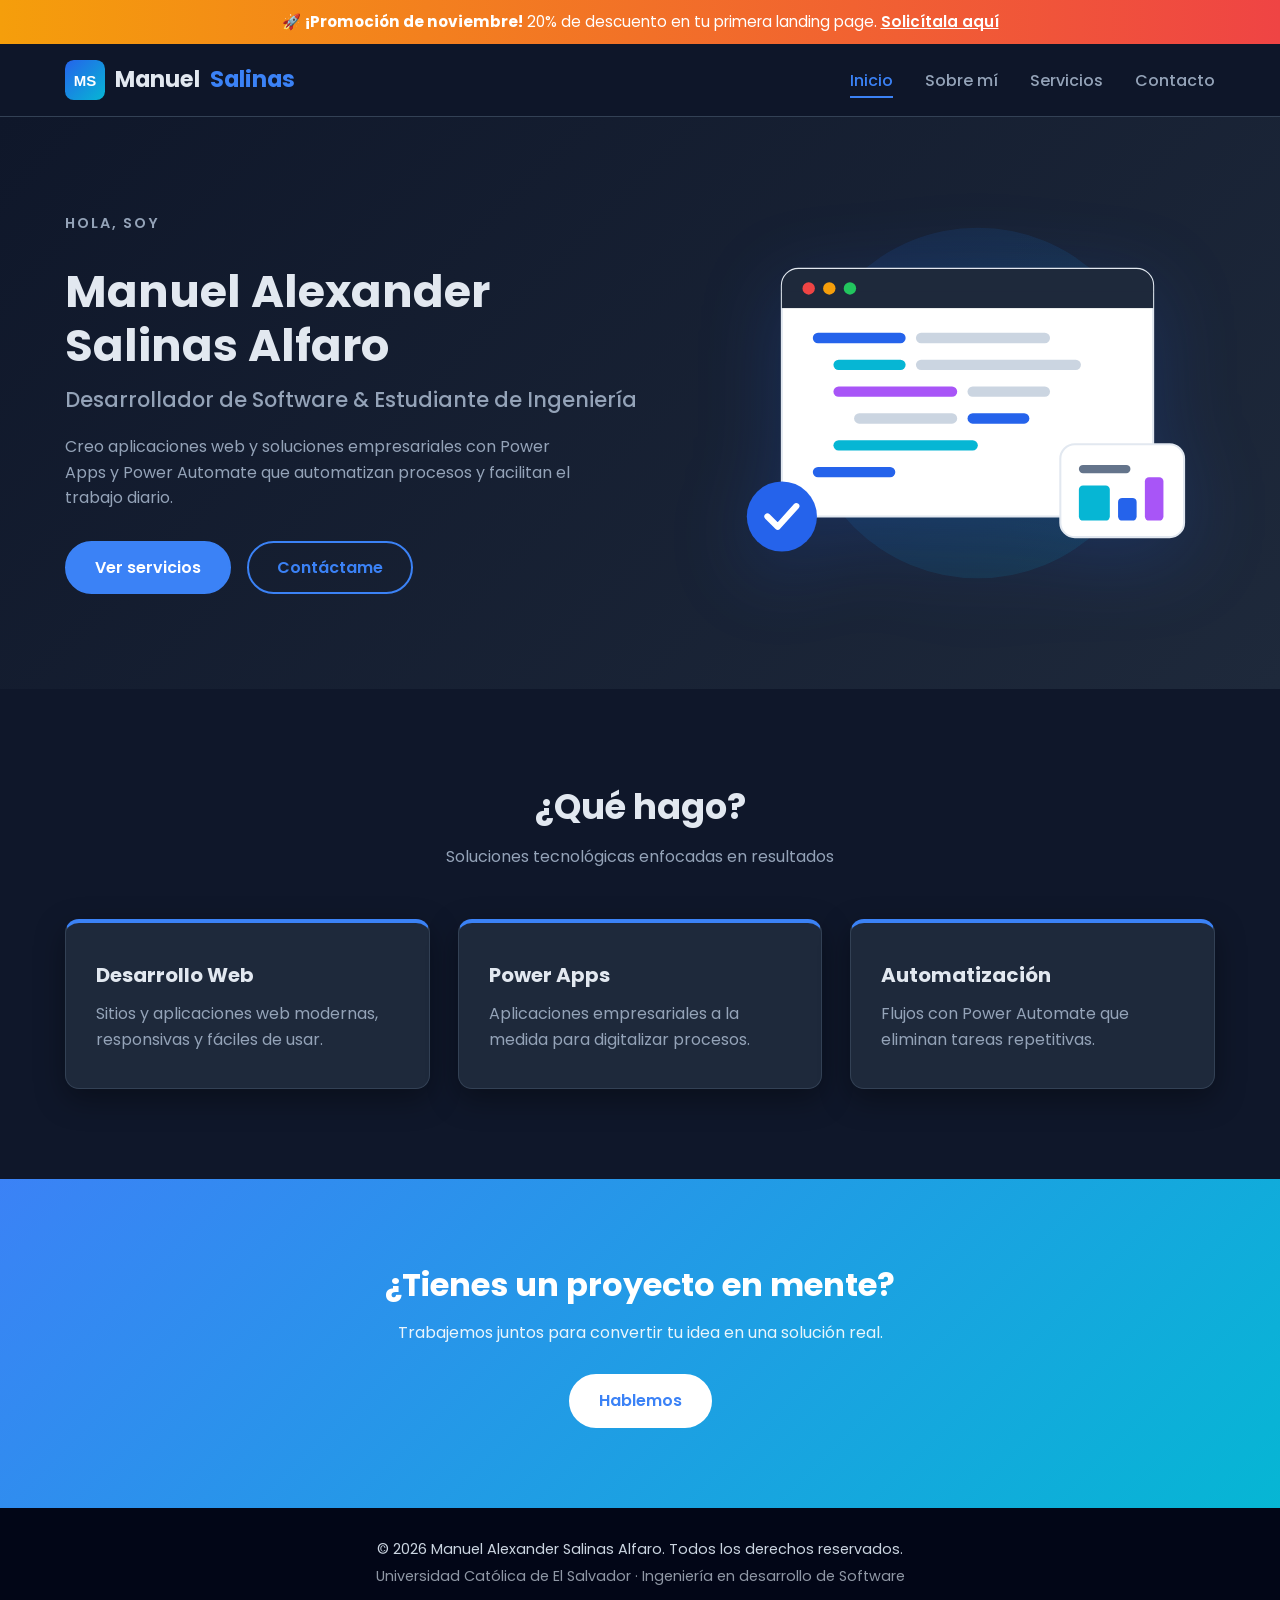
<file: index.html>
<!DOCTYPE html>
<html lang="es">
<head>
    <meta charset="UTF-8">
    <meta name="viewport" content="width=device-width, initial-scale=1.0">
    <meta name="description" content="Portafolio profesional de Manuel Alexander Salinas Alfaro">
    <title>Manuel Salinas | Desarrollador de Software</title>
    <link rel="icon" href="img/logo.svg" type="image/svg+xml">
    <link rel="stylesheet" href="css/styles.css">
</head>
<body>


    <!-- BANNER PROMOCIONAL -->
    <div class="banner-promo">
        <p>🚀 <strong>¡Promoción de noviembre!</strong> 20% de descuento en tu primera landing page. <a href="contacto.html">Solicítala aquí</a></p>
    </div>

    <!-- ENCABEZADO Y NAVEGACIÓN -->
    <header class="header">
        <div class="contenedor header-contenido">
            <a href="index.html" class="logo">
                <img src="img/logo.svg" alt="Logo Manuel Salinas">
                Manuel<span>Salinas</span>
            </a>

            <nav class="nav" id="nav">
                <ul class="nav-lista">
                    <li><a href="index.html" class="activo">Inicio</a></li>
                    <li><a href="nosotros.html">Sobre mí</a></li>
                    <li><a href="servicios.html">Servicios</a></li>
                    <li><a href="contacto.html">Contacto</a></li>
                </ul>
            </nav>
            
            <button class="menu-toggle" id="menu-toggle" aria-label="Abrir menú" aria-expanded="false">☰</button>
        </div>
    </header>

    <!-- CONTENIDO PRINCIPAL -->
    <main>

        <!-- SECCIÓN HERO -->
        <section class="hero" id="inicio">
            <div class="contenedor hero-contenido">
                <div class="hero-texto">
                    <p class="hero-etiqueta">Hola, soy</p>
                    <h1>Manuel Alexander Salinas Alfaro</h1>
                    <h2>Desarrollador de Software &amp; Estudiante de Ingeniería</h2>
                    <p>
                        Creo aplicaciones web y soluciones empresariales con Power Apps y
                        Power Automate que automatizan procesos y facilitan el trabajo diario.
                    </p>
                    <div class="hero-botones">
                        <a href="servicios.html" class="btn btn-primario">Ver servicios</a>
                        <a href="contacto.html" class="btn btn-secundario">Contáctame</a>
                    </div>
                </div>
                <div class="hero-imagen">
                    <img src="img/hero.svg" alt="Ilustración de desarrollo de software">
                </div>
            </div>
        </section>

        <!-- SECCIÓN SERVICIOS DESTACADOS -->
        <section class="seccion" id="servicios">
            <div class="contenedor">
                <h2 class="seccion-titulo">¿Qué hago?</h2>
                <p class="seccion-subtitulo">Soluciones tecnológicas enfocadas en resultados</p>

                <div class="tarjetas">
                    <article class="tarjeta">
                        <h3>Desarrollo Web</h3>
                        <p>Sitios y aplicaciones web modernas, responsivas y fáciles de usar.</p>
                    </article>

                    <article class="tarjeta">
                        <h3>Power Apps</h3>
                        <p>Aplicaciones empresariales a la medida para digitalizar procesos.</p>
                    </article>

                    <article class="tarjeta">
                        <h3>Automatización</h3>
                        <p>Flujos con Power Automate que eliminan tareas repetitivas.</p>
                    </article>
                </div>
            </div>
        </section>

        <!-- SECCIÓN LLAMADO A LA ACCIÓN -->
        <section class="cta">
            <div class="contenedor">
                <h2>¿Tienes un proyecto en mente?</h2>
                <p>Trabajemos juntos para convertir tu idea en una solución real.</p>
                <a href="contacto.html" class="btn btn-primario">Hablemos</a>
            </div>
        </section>

    </main>

    <!-- PIE DE PÁGINA -->
    <footer class="footer">
        <div class="contenedor">
            <p>&copy; 2026 Manuel Alexander Salinas Alfaro. Todos los derechos reservados.</p>
            <p>Universidad Católica de El Salvador · Ingeniería en desarrollo de Software</p>
        </div>
    </footer>
    <script src="js/main.js"></script>
</body>
</html>
</file>
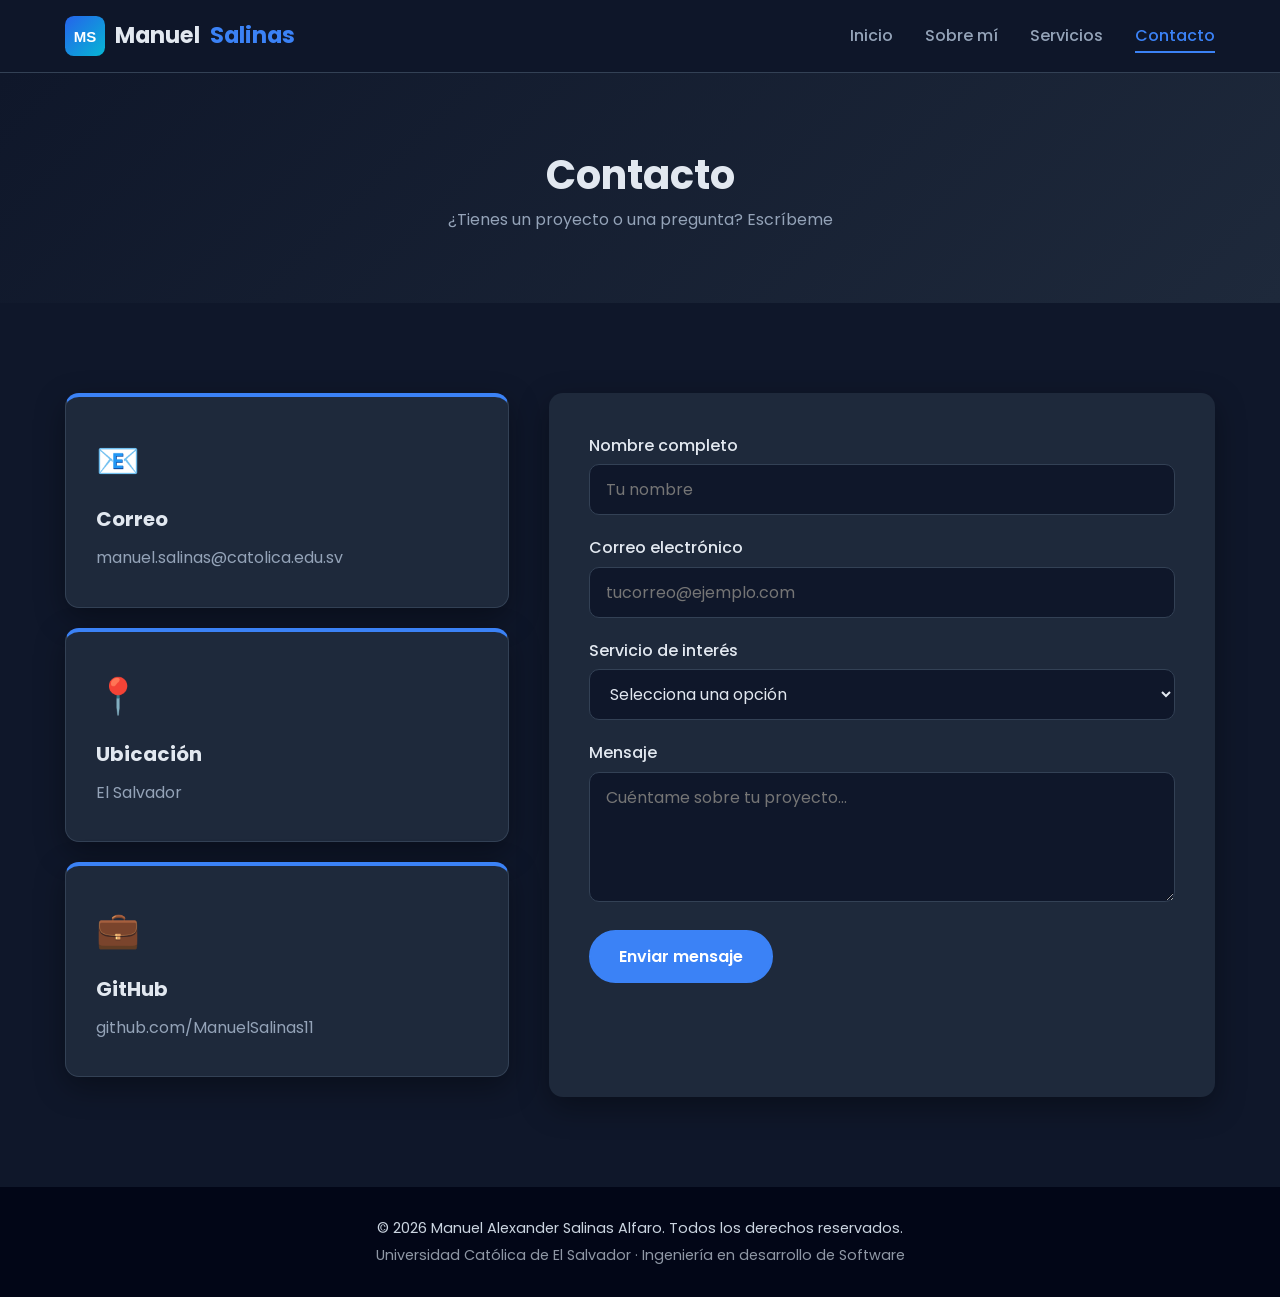
<file: contacto.html>
<!DOCTYPE html>
<html lang="es">
<head>
    <meta charset="UTF-8">
    <meta name="viewport" content="width=device-width, initial-scale=1.0">
    <meta name="description" content="Contacta a Manuel Alexander Salinas Alfaro">
    <title>Contacto | Manuel Salinas</title>
    <link rel="icon" href="img/logo.svg" type="image/svg+xml">
    <link rel="stylesheet" href="css/styles.css">
</head>
<body>

    <!-- ENCABEZADO Y NAVEGACIÓN -->
    <header class="header">
        <div class="contenedor header-contenido">
            <a href="index.html" class="logo">
                <img src="img/logo.svg" alt="Logo Manuel Salinas">
                Manuel<span>Salinas</span>
            </a>

            <nav class="nav" id="nav">
                <ul class="nav-lista">
                    <li><a href="index.html">Inicio</a></li>
                    <li><a href="nosotros.html">Sobre mí</a></li>
                    <li><a href="servicios.html">Servicios</a></li>
                    <li><a href="contacto.html" class="activo">Contacto</a></li>
                </ul>
            </nav>

            <button class="menu-toggle" id="menu-toggle" aria-label="Abrir menú" aria-expanded="false">☰</button>
        </div>
    </header>

    <main>

        <!-- ENCABEZADO DE PÁGINA -->
        <section class="pagina-encabezado">
            <div class="contenedor">
                <h1>Contacto</h1>
                <p>¿Tienes un proyecto o una pregunta? Escríbeme</p>
            </div>
        </section>

        <!-- INFORMACIÓN Y FORMULARIO -->
        <section class="seccion">
            <div class="contenedor contacto-grid">

                <div class="contacto-info">
                    <article class="tarjeta">
                        <div class="tarjeta-icono">📧</div>
                        <h3>Correo</h3>
                        <p>manuel.salinas@catolica.edu.sv</p>
                    </article>

                    <article class="tarjeta">
                        <div class="tarjeta-icono">📍</div>
                        <h3>Ubicación</h3>
                        <p>El Salvador</p>
                    </article>

                    <article class="tarjeta">
                        <div class="tarjeta-icono">💼</div>
                        <h3>GitHub</h3>
                        <p><a href="https://github.com/ManuelSalinas11" target="_blank">github.com/ManuelSalinas11</a></p>
                    </article>
                </div>

                <form class="formulario" id="formulario-contacto">
                    <div class="campo">
                        <label for="nombre">Nombre completo</label>
                        <input type="text" id="nombre" name="nombre" placeholder="Tu nombre" required>
                    </div>

                    <div class="campo">
                        <label for="correo">Correo electrónico</label>
                        <input type="email" id="correo" name="correo" placeholder="tucorreo@ejemplo.com" required>
                    </div>

                    <div class="campo">
                        <label for="servicio">Servicio de interés</label>
                        <select id="servicio" name="servicio" required>
                            <option value="">Selecciona una opción</option>
                            <option value="web">Desarrollo Web</option>
                            <option value="powerapps">Power Apps</option>
                            <option value="automatizacion">Automatización</option>
                            <option value="bd">Bases de Datos</option>
                            <option value="otro">Otro</option>
                        </select>
                    </div>

                    <div class="campo">
                        <label for="mensaje">Mensaje</label>
                        <textarea id="mensaje" name="mensaje" placeholder="Cuéntame sobre tu proyecto..." required></textarea>
                    </div>

                    <button type="submit" class="btn btn-primario">Enviar mensaje</button>
                </form>

            </div>
        </section>

    </main>

    <!-- PIE DE PÁGINA -->
    <footer class="footer">
        <div class="contenedor">
            <p>&copy; 2026 Manuel Alexander Salinas Alfaro. Todos los derechos reservados.</p>
            <p>Universidad Católica de El Salvador · Ingeniería en desarrollo de Software</p>
        </div>
    </footer>

    <script src="js/main.js"></script>
</body>
</html>
</file>
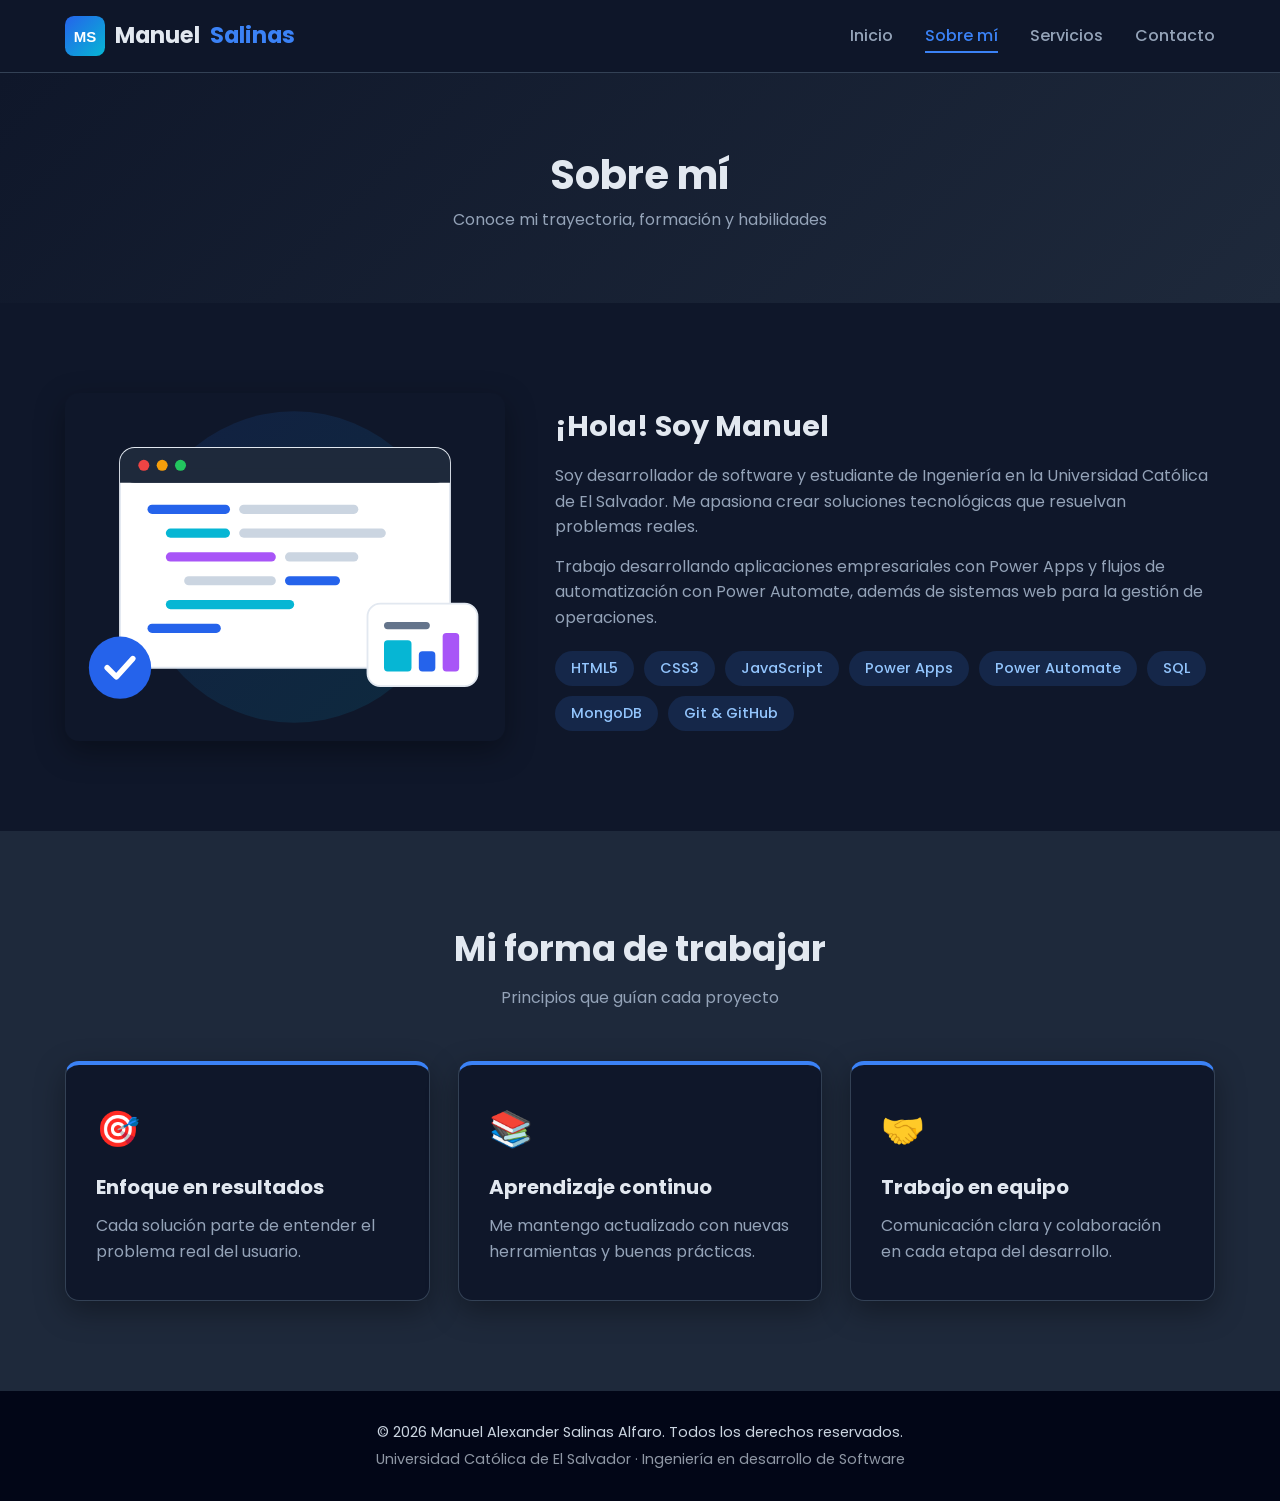
<file: nosotros.html>
<!DOCTYPE html>
<html lang="es">
<head>
    <meta charset="UTF-8">
    <meta name="viewport" content="width=device-width, initial-scale=1.0">
    <meta name="description" content="Conoce a Manuel Alexander Salinas Alfaro">
    <title>Sobre mí | Manuel Salinas</title>
    <link rel="icon" href="img/logo.svg" type="image/svg+xml">
    <link rel="stylesheet" href="css/styles.css">
</head>
<body>

    <!-- ENCABEZADO Y NAVEGACIÓN -->
    <header class="header">
        <div class="contenedor header-contenido">
            <a href="index.html" class="logo">
                <img src="img/logo.svg" alt="Logo Manuel Salinas">
                Manuel<span>Salinas</span>
            </a>

            <nav class="nav" id="nav">
                <ul class="nav-lista">
                    <li><a href="index.html">Inicio</a></li>
                    <li><a href="nosotros.html" class="activo">Sobre mí</a></li>
                    <li><a href="servicios.html">Servicios</a></li>
                    <li><a href="contacto.html">Contacto</a></li>
                </ul>
            </nav>

            <button class="menu-toggle" id="menu-toggle" aria-label="Abrir menú" aria-expanded="false">☰</button>
        </div>
    </header>

    <main>

        <!-- ENCABEZADO DE PÁGINA -->
        <section class="pagina-encabezado">
            <div class="contenedor">
                <h1>Sobre mí</h1>
                <p>Conoce mi trayectoria, formación y habilidades</p>
            </div>
        </section>

        <!-- PRESENTACIÓN -->
        <section class="seccion">
            <div class="contenedor sobre-mi">
                <img src="img/hero.svg" alt="Ilustración de desarrollo de software">

                <div>
                    <h2>¡Hola! Soy Manuel</h2>
                    <p>
                        Soy desarrollador de software y estudiante de Ingeniería en la
                        Universidad Católica de El Salvador. Me apasiona crear soluciones
                        tecnológicas que resuelvan problemas reales.
                    </p>
                    <p>
                        Trabajo desarrollando aplicaciones empresariales con Power Apps y
                        flujos de automatización con Power Automate, además de sistemas web
                        para la gestión de operaciones.
                    </p>

                    <ul class="habilidades">
                        <li>HTML5</li>
                        <li>CSS3</li>
                        <li>JavaScript</li>
                        <li>Power Apps</li>
                        <li>Power Automate</li>
                        <li>SQL</li>
                        <li>MongoDB</li>
                        <li>Git &amp; GitHub</li>
                    </ul>
                </div>
            </div>
        </section>

        <!-- VALORES -->
        <section class="seccion seccion-alt">
            <div class="contenedor">
                <h2 class="seccion-titulo">Mi forma de trabajar</h2>
                <p class="seccion-subtitulo">Principios que guían cada proyecto</p>

                <div class="tarjetas">
                    <article class="tarjeta">
                        <div class="tarjeta-icono">🎯</div>
                        <h3>Enfoque en resultados</h3>
                        <p>Cada solución parte de entender el problema real del usuario.</p>
                    </article>

                    <article class="tarjeta">
                        <div class="tarjeta-icono">📚</div>
                        <h3>Aprendizaje continuo</h3>
                        <p>Me mantengo actualizado con nuevas herramientas y buenas prácticas.</p>
                    </article>

                    <article class="tarjeta">
                        <div class="tarjeta-icono">🤝</div>
                        <h3>Trabajo en equipo</h3>
                        <p>Comunicación clara y colaboración en cada etapa del desarrollo.</p>
                    </article>
                </div>
            </div>
        </section>

    </main>

    <!-- PIE DE PÁGINA -->
    <footer class="footer">
        <div class="contenedor">
            <p>&copy; 2026 Manuel Alexander Salinas Alfaro. Todos los derechos reservados.</p>
            <p>Universidad Católica de El Salvador · Ingeniería en desarrollo de Software</p>
        </div>
    </footer>

    <script src="js/main.js"></script>
</body>
</html>
</file>
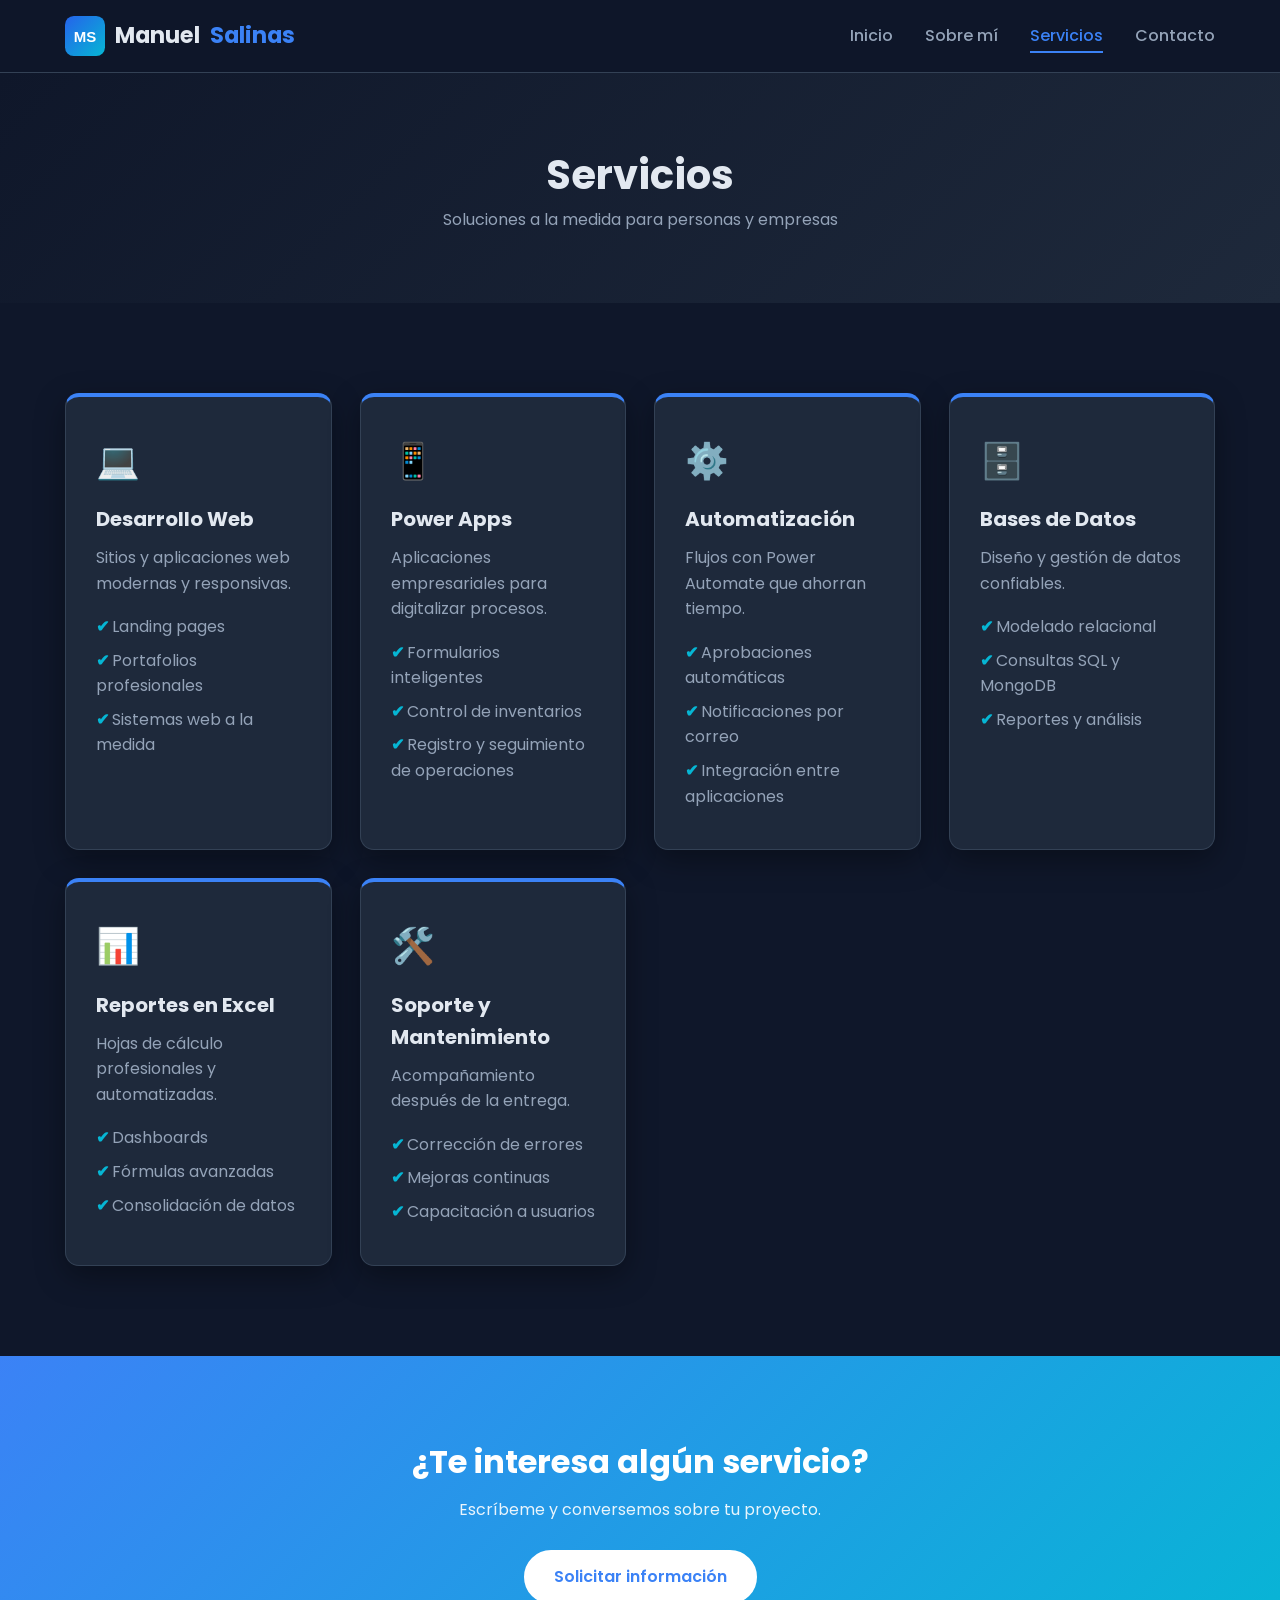
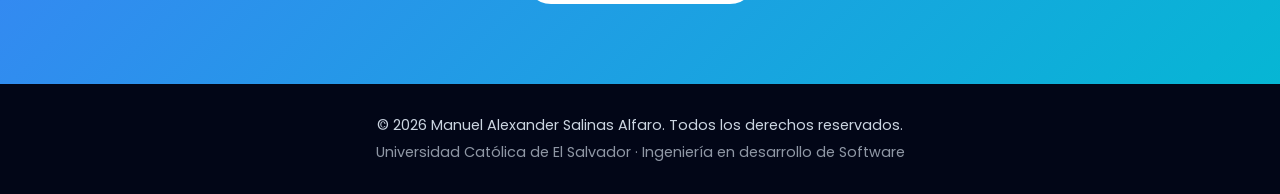
<file: servicios.html>
<!DOCTYPE html>
<html lang="es">
<head>
    <meta charset="UTF-8">
    <meta name="viewport" content="width=device-width, initial-scale=1.0">
    <meta name="description" content="Servicios de desarrollo de software de Manuel Salinas">
    <title>Servicios | Manuel Salinas</title>
    <link rel="icon" href="img/logo.svg" type="image/svg+xml">
    <link rel="stylesheet" href="css/styles.css">
</head>
<body>

    <!-- ENCABEZADO Y NAVEGACIÓN -->
    <header class="header">
        <div class="contenedor header-contenido">
            <a href="index.html" class="logo">
                <img src="img/logo.svg" alt="Logo Manuel Salinas">
                Manuel<span>Salinas</span>
            </a>

            <nav class="nav" id="nav">
                <ul class="nav-lista">
                    <li><a href="index.html">Inicio</a></li>
                    <li><a href="nosotros.html">Sobre mí</a></li>
                    <li><a href="servicios.html" class="activo">Servicios</a></li>
                    <li><a href="contacto.html">Contacto</a></li>
                </ul>
            </nav>

            <button class="menu-toggle" id="menu-toggle" aria-label="Abrir menú" aria-expanded="false">☰</button>
        </div>
    </header>

    <main>

        <!-- ENCABEZADO DE PÁGINA -->
        <section class="pagina-encabezado">
            <div class="contenedor">
                <h1>Servicios</h1>
                <p>Soluciones a la medida para personas y empresas</p>
            </div>
        </section>

        <!-- LISTA DE SERVICIOS -->
        <section class="seccion">
            <div class="contenedor">
                <div class="tarjetas">
                    <article class="tarjeta">
                        <div class="tarjeta-icono">💻</div>
                        <h3>Desarrollo Web</h3>
                        <p>Sitios y aplicaciones web modernas y responsivas.</p>
                        <ul>
                            <li>Landing pages</li>
                            <li>Portafolios profesionales</li>
                            <li>Sistemas web a la medida</li>
                        </ul>
                    </article>

                    <article class="tarjeta">
                        <div class="tarjeta-icono">📱</div>
                        <h3>Power Apps</h3>
                        <p>Aplicaciones empresariales para digitalizar procesos.</p>
                        <ul>
                            <li>Formularios inteligentes</li>
                            <li>Control de inventarios</li>
                            <li>Registro y seguimiento de operaciones</li>
                        </ul>
                    </article>

                    <article class="tarjeta">
                        <div class="tarjeta-icono">⚙️</div>
                        <h3>Automatización</h3>
                        <p>Flujos con Power Automate que ahorran tiempo.</p>
                        <ul>
                            <li>Aprobaciones automáticas</li>
                            <li>Notificaciones por correo</li>
                            <li>Integración entre aplicaciones</li>
                        </ul>
                    </article>

                    <article class="tarjeta">
                        <div class="tarjeta-icono">🗄️</div>
                        <h3>Bases de Datos</h3>
                        <p>Diseño y gestión de datos confiables.</p>
                        <ul>
                            <li>Modelado relacional</li>
                            <li>Consultas SQL y MongoDB</li>
                            <li>Reportes y análisis</li>
                        </ul>
                    </article>

                    <article class="tarjeta">
                        <div class="tarjeta-icono">📊</div>
                        <h3>Reportes en Excel</h3>
                        <p>Hojas de cálculo profesionales y automatizadas.</p>
                        <ul>
                            <li>Dashboards</li>
                            <li>Fórmulas avanzadas</li>
                            <li>Consolidación de datos</li>
                        </ul>
                    </article>

                    <article class="tarjeta">
                        <div class="tarjeta-icono">🛠️</div>
                        <h3>Soporte y Mantenimiento</h3>
                        <p>Acompañamiento después de la entrega.</p>
                        <ul>
                            <li>Corrección de errores</li>
                            <li>Mejoras continuas</li>
                            <li>Capacitación a usuarios</li>
                        </ul>
                    </article>
                </div>
            </div>
        </section>

        <!-- LLAMADO A LA ACCIÓN -->
        <section class="cta">
            <div class="contenedor">
                <h2>¿Te interesa algún servicio?</h2>
                <p>Escríbeme y conversemos sobre tu proyecto.</p>
                <a href="contacto.html" class="btn btn-primario">Solicitar información</a>
            </div>
        </section>

    </main>

    <!-- PIE DE PÁGINA -->
    <footer class="footer">
        <div class="contenedor">
            <p>&copy; 2026 Manuel Alexander Salinas Alfaro. Todos los derechos reservados.</p>
            <p>Universidad Católica de El Salvador · Ingeniería en desarrollo de Software</p>
        </div>
    </footer>

    <script src="js/main.js"></script>
</body>
</html>
</file>
<file: css/styles.css>
/* ===== FUENTE Y VARIABLES ===== */
@import url('https://fonts.googleapis.com/css2?family=Poppins:wght@300;400;500;600;700&display=swap');

:root {
    --primario: #2563eb;
    --primario-oscuro: #1e40af;
    --acento: #06b6d4;
    --texto: #1e293b;
    --texto-suave: #64748b;
    --fondo: #ffffff;
    --fondo-alt: #f1f5f9;
    --borde: #e2e8f0;
    --sombra: 0 10px 30px rgba(15, 23, 42, 0.08);
    --sombra-hover: 0 18px 40px rgba(37, 99, 235, 0.18);
    --radio: 14px;
}

/* ===== RESET Y BASE ===== */
* {
    margin: 0;
    padding: 0;
    box-sizing: border-box;
}

html {
    scroll-behavior: smooth;
}

body {
    font-family: 'Poppins', sans-serif;
    color: var(--texto);
    background-color: var(--fondo);
    line-height: 1.6;
}

img {
    max-width: 100%;
    display: block;
}

a {
    text-decoration: none;
    color: inherit;
}

ul {
    list-style: none;
}

.contenedor {
    width: 90%;
    max-width: 1150px;
    margin: 0 auto;
}

/* ===== ENCABEZADO ===== */
.header {
    position: sticky;
    top: 0;
    z-index: 100;
    background-color: rgba(255, 255, 255, 0.95);
    backdrop-filter: blur(8px);
    border-bottom: 1px solid var(--borde);
}

.header-contenido {
    display: flex;
    justify-content: space-between;
    align-items: center;
    padding: 16px 0;
}

.logo {
    display: flex;
    align-items: center;
    gap: 10px;
    font-size: 1.4rem;
    font-weight: 700;
}

.logo img {
    width: 40px;
    height: 40px;
}

.logo span {
    color: var(--primario);
}

.nav-lista {
    display: flex;
    gap: 32px;
}

.nav-lista a {
    font-weight: 500;
    color: var(--texto-suave);
    position: relative;
    transition: color 0.3s;
}

.nav-lista a::after {
    content: '';
    position: absolute;
    left: 0;
    bottom: -6px;
    width: 0;
    height: 2px;
    background-color: var(--primario);
    transition: width 0.3s;
}

.nav-lista a:hover,
.nav-lista a.activo {
    color: var(--primario);
}

.nav-lista a:hover::after,
.nav-lista a.activo::after {
    width: 100%;
}

/* Botón del menú móvil (se usa en el Commit 3) */
.menu-toggle {
    display: none;
    background: none;
    border: none;
    font-size: 1.8rem;
    color: var(--texto);
    cursor: pointer;
}

/* ===== BOTONES ===== */
.btn {
    display: inline-block;
    padding: 12px 28px;
    border-radius: 50px;
    font-weight: 600;
    transition: all 0.3s;
    border: 2px solid var(--primario);
    cursor: pointer;
    font-family: inherit;
    font-size: 1rem;
}

.btn-primario {
    background-color: var(--primario);
    color: #fff;
}

.btn-primario:hover {
    background-color: var(--primario-oscuro);
    border-color: var(--primario-oscuro);
    transform: translateY(-2px);
    box-shadow: var(--sombra-hover);
}

.btn-secundario {
    background-color: transparent;
    color: var(--primario);
}

.btn-secundario:hover {
    background-color: var(--primario);
    color: #fff;
}

/* ===== HERO ===== */
.hero {
    background: linear-gradient(135deg, #eff6ff 0%, #ecfeff 100%);
    padding: 90px 0;
}

.hero-contenido {
    display: grid;
    grid-template-columns: 1.1fr 0.9fr;
    align-items: center;
    gap: 50px;
}

.hero-etiqueta {
    color: var(--primario);
    font-weight: 600;
    text-transform: uppercase;
    letter-spacing: 2px;
    font-size: 0.9rem;
}

.hero h1 {
    font-size: 2.8rem;
    line-height: 1.2;
    margin: 10px 0;
}

.hero h2 {
    font-size: 1.3rem;
    font-weight: 500;
    color: var(--texto-suave);
    margin-bottom: 18px;
}

.hero-texto > p {
    color: var(--texto-suave);
    margin-bottom: 30px;
    max-width: 520px;
}

.hero-botones {
    display: flex;
    gap: 16px;
    flex-wrap: wrap;
}

.hero-imagen img {
    width: 100%;
    filter: drop-shadow(0 20px 40px rgba(37, 99, 235, 0.2));
}

/* ===== SECCIONES ===== */
.seccion {
    padding: 90px 0;
}

.seccion-alt {
    background-color: var(--fondo-alt);
}

.seccion-titulo {
    text-align: center;
    font-size: 2.2rem;
    margin-bottom: 8px;
}

.seccion-subtitulo {
    text-align: center;
    color: var(--texto-suave);
    margin-bottom: 50px;
}

/* ===== TARJETAS ===== */
.tarjetas {
    display: grid;
    grid-template-columns: repeat(auto-fit, minmax(260px, 1fr));
    gap: 28px;
}

.tarjeta {
    background-color: var(--fondo);
    padding: 36px 30px;
    border-radius: var(--radio);
    box-shadow: var(--sombra);
    border-top: 4px solid var(--primario);
    transition: transform 0.3s, box-shadow 0.3s;
}

.tarjeta:hover {
    transform: translateY(-8px);
    box-shadow: var(--sombra-hover);
}

.tarjeta-icono {
    font-size: 2.2rem;
    margin-bottom: 14px;
}

.tarjeta h3 {
    font-size: 1.25rem;
    margin-bottom: 10px;
}

.tarjeta p {
    color: var(--texto-suave);
}

.tarjeta ul {
    margin-top: 14px;
}

.tarjeta li {
    color: var(--texto-suave);
    padding: 4px 0;
}

.tarjeta li::before {
    content: '✔ ';
    color: var(--acento);
    font-weight: 700;
}

/* ===== LLAMADO A LA ACCIÓN ===== */
.cta {
    background: linear-gradient(135deg, var(--primario) 0%, var(--acento) 100%);
    color: #fff;
    text-align: center;
    padding: 80px 0;
}

.cta h2 {
    font-size: 2rem;
    margin-bottom: 10px;
}

.cta p {
    margin-bottom: 28px;
    opacity: 0.9;
}

.cta .btn-primario {
    background-color: #fff;
    color: var(--primario);
    border-color: #fff;
}

/* ===== ENCABEZADO DE PÁGINAS SECUNDARIAS ===== */
.pagina-encabezado {
    background: linear-gradient(135deg, #eff6ff 0%, #ecfeff 100%);
    padding: 70px 0;
    text-align: center;
}

.pagina-encabezado h1 {
    font-size: 2.5rem;
}

.pagina-encabezado p {
    color: var(--texto-suave);
}

/* ===== SOBRE MÍ ===== */
.sobre-mi {
    display: grid;
    grid-template-columns: 0.8fr 1.2fr;
    gap: 50px;
    align-items: center;
}

.sobre-mi img {
    border-radius: var(--radio);
    box-shadow: var(--sombra);
}

.sobre-mi h2 {
    font-size: 1.8rem;
    margin-bottom: 14px;
}

.sobre-mi p {
    color: var(--texto-suave);
    margin-bottom: 14px;
}

.habilidades {
    display: flex;
    flex-wrap: wrap;
    gap: 10px;
    margin-top: 20px;
}

.habilidades li {
    background-color: #eff6ff;
    color: var(--primario);
    padding: 6px 16px;
    border-radius: 50px;
    font-size: 0.9rem;
    font-weight: 500;
}

/* ===== CONTACTO ===== */
.contacto-grid {
    display: grid;
    grid-template-columns: 0.8fr 1.2fr;
    gap: 40px;
}

.contacto-info .tarjeta {
    margin-bottom: 20px;
}

.formulario {
    background-color: var(--fondo);
    padding: 40px;
    border-radius: var(--radio);
    box-shadow: var(--sombra);
}

.campo {
    margin-bottom: 20px;
}

.campo label {
    display: block;
    font-weight: 500;
    margin-bottom: 6px;
}

.campo input,
.campo select,
.campo textarea {
    width: 100%;
    padding: 12px 16px;
    border: 1px solid var(--borde);
    border-radius: 10px;
    font-family: inherit;
    font-size: 1rem;
    transition: border-color 0.3s, box-shadow 0.3s;
}

.campo input:focus,
.campo select:focus,
.campo textarea:focus {
    outline: none;
    border-color: var(--primario);
    box-shadow: 0 0 0 3px rgba(37, 99, 235, 0.15);
}

.campo textarea {
    resize: vertical;
    min-height: 130px;
}

/* ===== PIE DE PÁGINA ===== */
.footer {
    background-color: #0f172a;
    color: #cbd5e1;
    text-align: center;
    padding: 30px 0;
    font-size: 0.9rem;
}

.footer p + p {
    margin-top: 4px;
    opacity: 0.7;
}

/* ===== RESPONSIVE ===== */
@media (max-width: 768px) {
    .menu-toggle {
        display: block;
    }

    .nav {
        position: absolute;
        top: 100%;
        left: 0;
        width: 100%;
        background-color: var(--fondo);
        border-bottom: 1px solid var(--borde);
        max-height: 0;
        overflow: hidden;
        transition: max-height 0.4s ease;
    }

    .nav.abierto {
        max-height: 320px;
    }

    .nav-lista {
        flex-direction: column;
        gap: 0;
        padding: 10px 5%;
    }

    .nav-lista li {
        padding: 12px 0;
        border-bottom: 1px solid var(--borde);
    }

    .hero-contenido,
    .sobre-mi,
    .contacto-grid {
        grid-template-columns: 1fr;
    }

    .hero {
        padding: 60px 0;
        text-align: center;
    }

    .hero h1 {
        font-size: 2rem;
    }

    .hero-texto > p {
        margin: 0 auto 30px;
    }

    .hero-botones {
        justify-content: center;
    }
}
/* ===== BANNER PROMOCIONAL ===== */
.banner-promo {
    background: linear-gradient(90deg, #f59e0b 0%, #ef4444 100%);
    color: #ffffff;
    text-align: center;
    padding: 10px 5%;
    font-size: 0.95rem;
}

.banner-promo a {
    text-decoration: underline;
    font-weight: 600;
}

/* ===== TEMA OSCURO (DARK MODE) ===== */
:root {
    --primario: #3b82f6;
    --primario-oscuro: #2563eb;
    --texto: #e2e8f0;
    --texto-suave: #94a3b8;
    --fondo: #0f172a;
    --fondo-alt: #1e293b;
    --borde: #334155;
    --sombra: 0 10px 30px rgba(0, 0, 0, 0.35);
}

.header {
    background-color: rgba(15, 23, 42, 0.92);
}

.hero,
.pagina-encabezado {
    background: linear-gradient(135deg, #0f172a 0%, #1e293b 100%);
}

.tarjeta {
    background-color: #1e293b;
    border: 1px solid var(--borde);
    border-top: 4px solid var(--primario);
}

.seccion-alt .tarjeta {
    background-color: #0f172a;
}

.formulario {
    background-color: #1e293b;
}

.campo input,
.campo select,
.campo textarea {
    background-color: #0f172a;
    color: var(--texto);
}

.habilidades li {
    background-color: rgba(59, 130, 246, 0.15);
    color: #93c5fd;
}

.footer {
    background-color: #020617;
}
</file>
